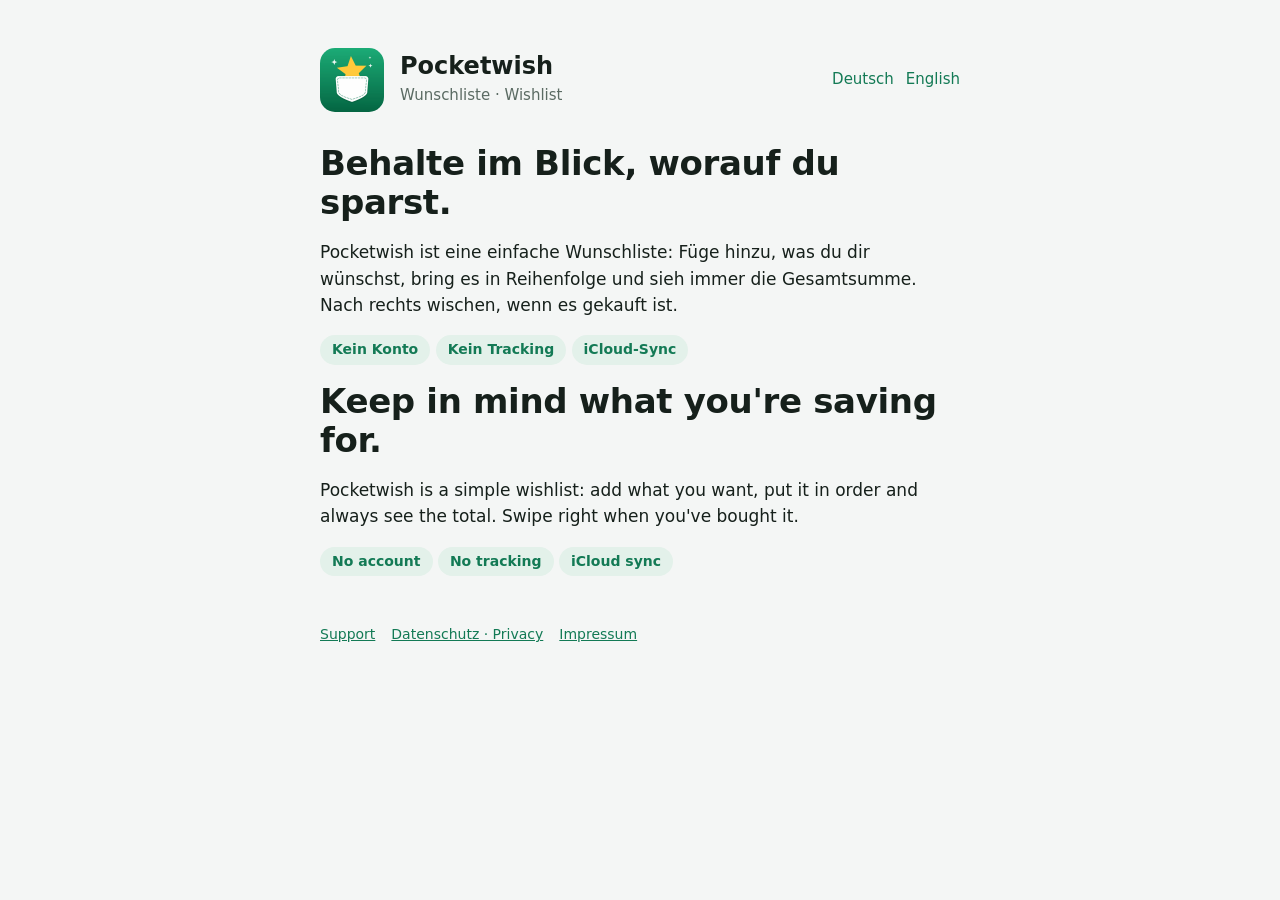
<file: index.html>
<!doctype html>
<html lang="de">
<head>
<meta charset="utf-8">
<meta name="viewport" content="width=device-width, initial-scale=1">
<title>Pocketwish – Wunschliste</title>
<meta name="description" content="Pocketwish: eine einfache Wunschliste für alles, worauf du sparst. A simple wishlist for the things you're saving up for.">
<link rel="icon" href="icon.png">
<link rel="stylesheet" href="style.css">
</head>
<body>
<main>
  <header>
    <img src="icon.png" alt="">
    <div><strong>Pocketwish</strong><span>Wunschliste · Wishlist</span></div>
    <nav class="lang"><a href="#de">Deutsch</a><a href="#en">English</a></nav>
  </header>

  <section id="de">
    <h1>Behalte im Blick, worauf du sparst.</h1>
    <p>Pocketwish ist eine einfache Wunschliste: Füge hinzu, was du dir wünschst, bring es in Reihenfolge und sieh immer die Gesamtsumme. Nach rechts wischen, wenn es gekauft ist.</p>
    <p><span class="pill">Kein Konto</span> <span class="pill">Kein Tracking</span> <span class="pill">iCloud-Sync</span></p>
  </section>

  <section id="en" lang="en">
    <h1>Keep in mind what you're saving for.</h1>
    <p>Pocketwish is a simple wishlist: add what you want, put it in order and always see the total. Swipe right when you've bought it.</p>
    <p><span class="pill">No account</span> <span class="pill">No tracking</span> <span class="pill">iCloud sync</span></p>
  </section>

  <footer>
    <a href="support.html">Support</a><a href="privacy.html">Datenschutz · Privacy</a><a href="privacy.html#impressum">Impressum</a>
  </footer>
</main>
</body>
</html>
</file>
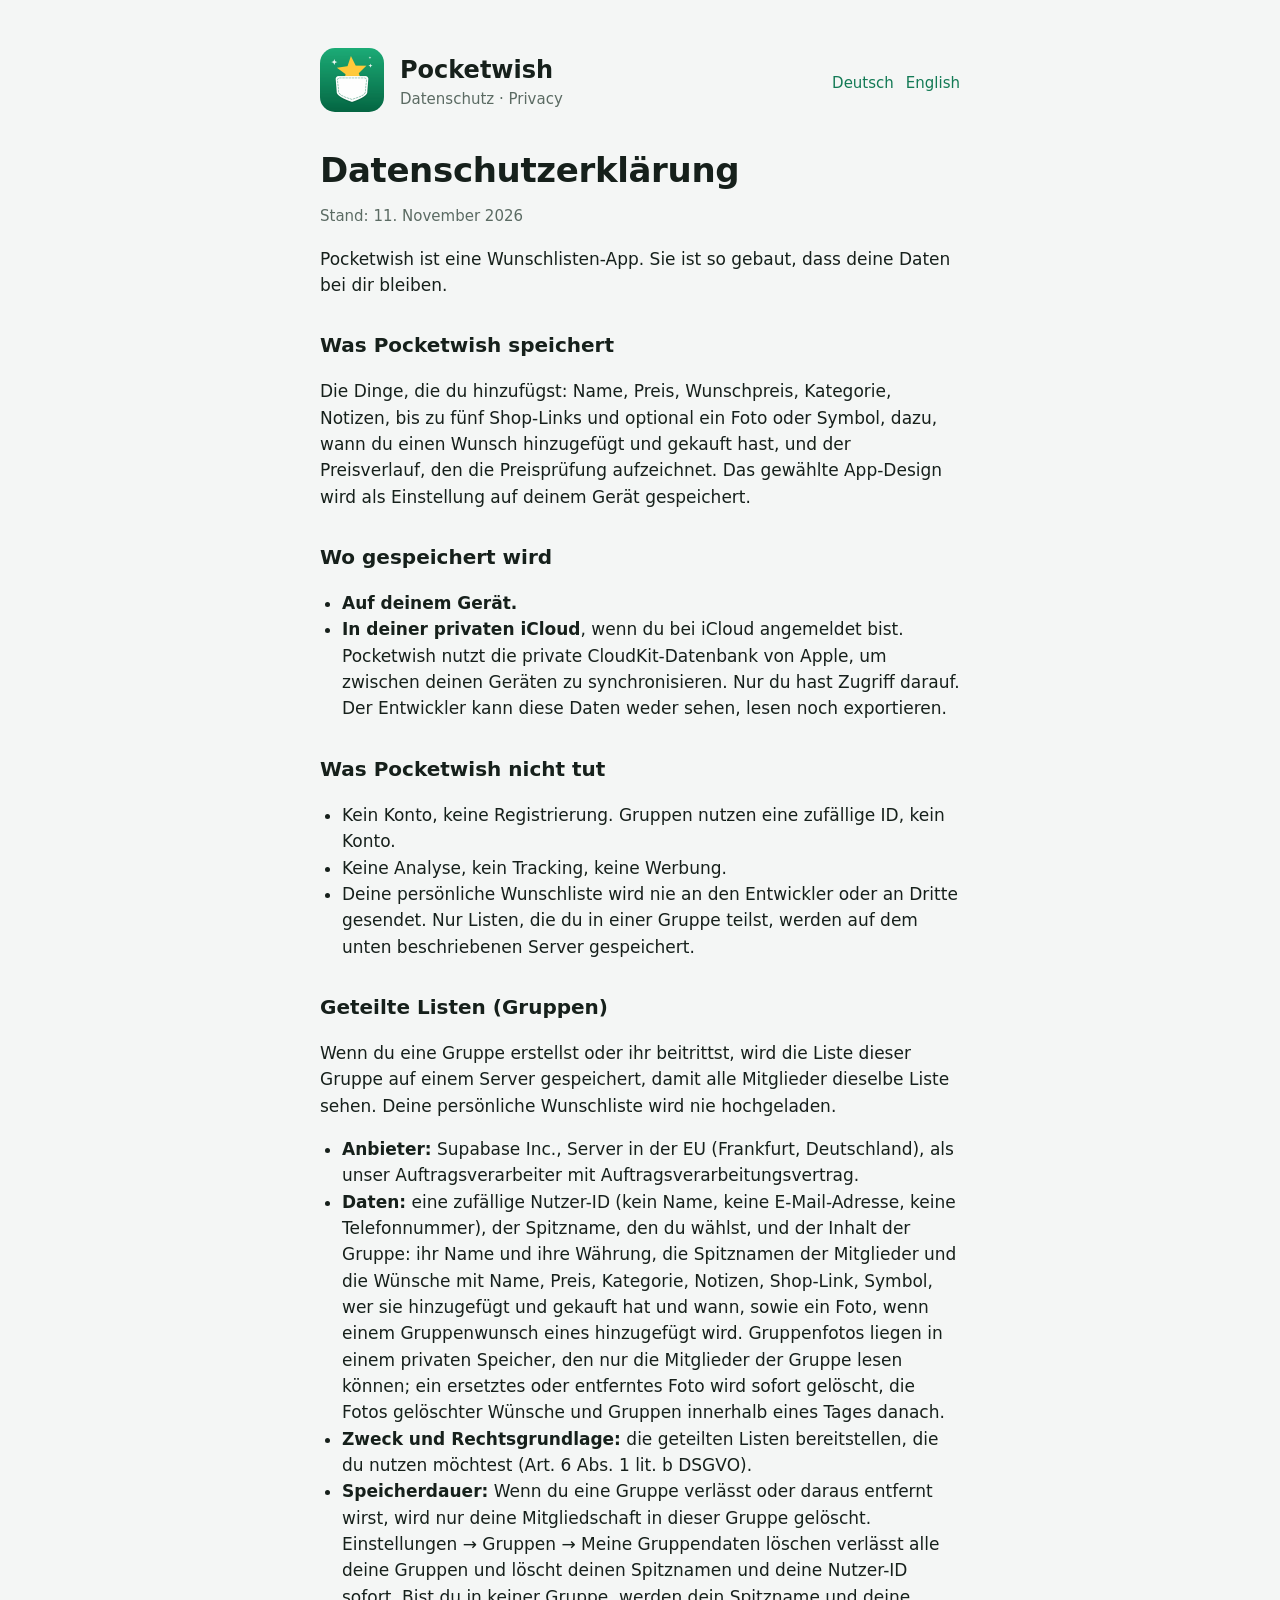
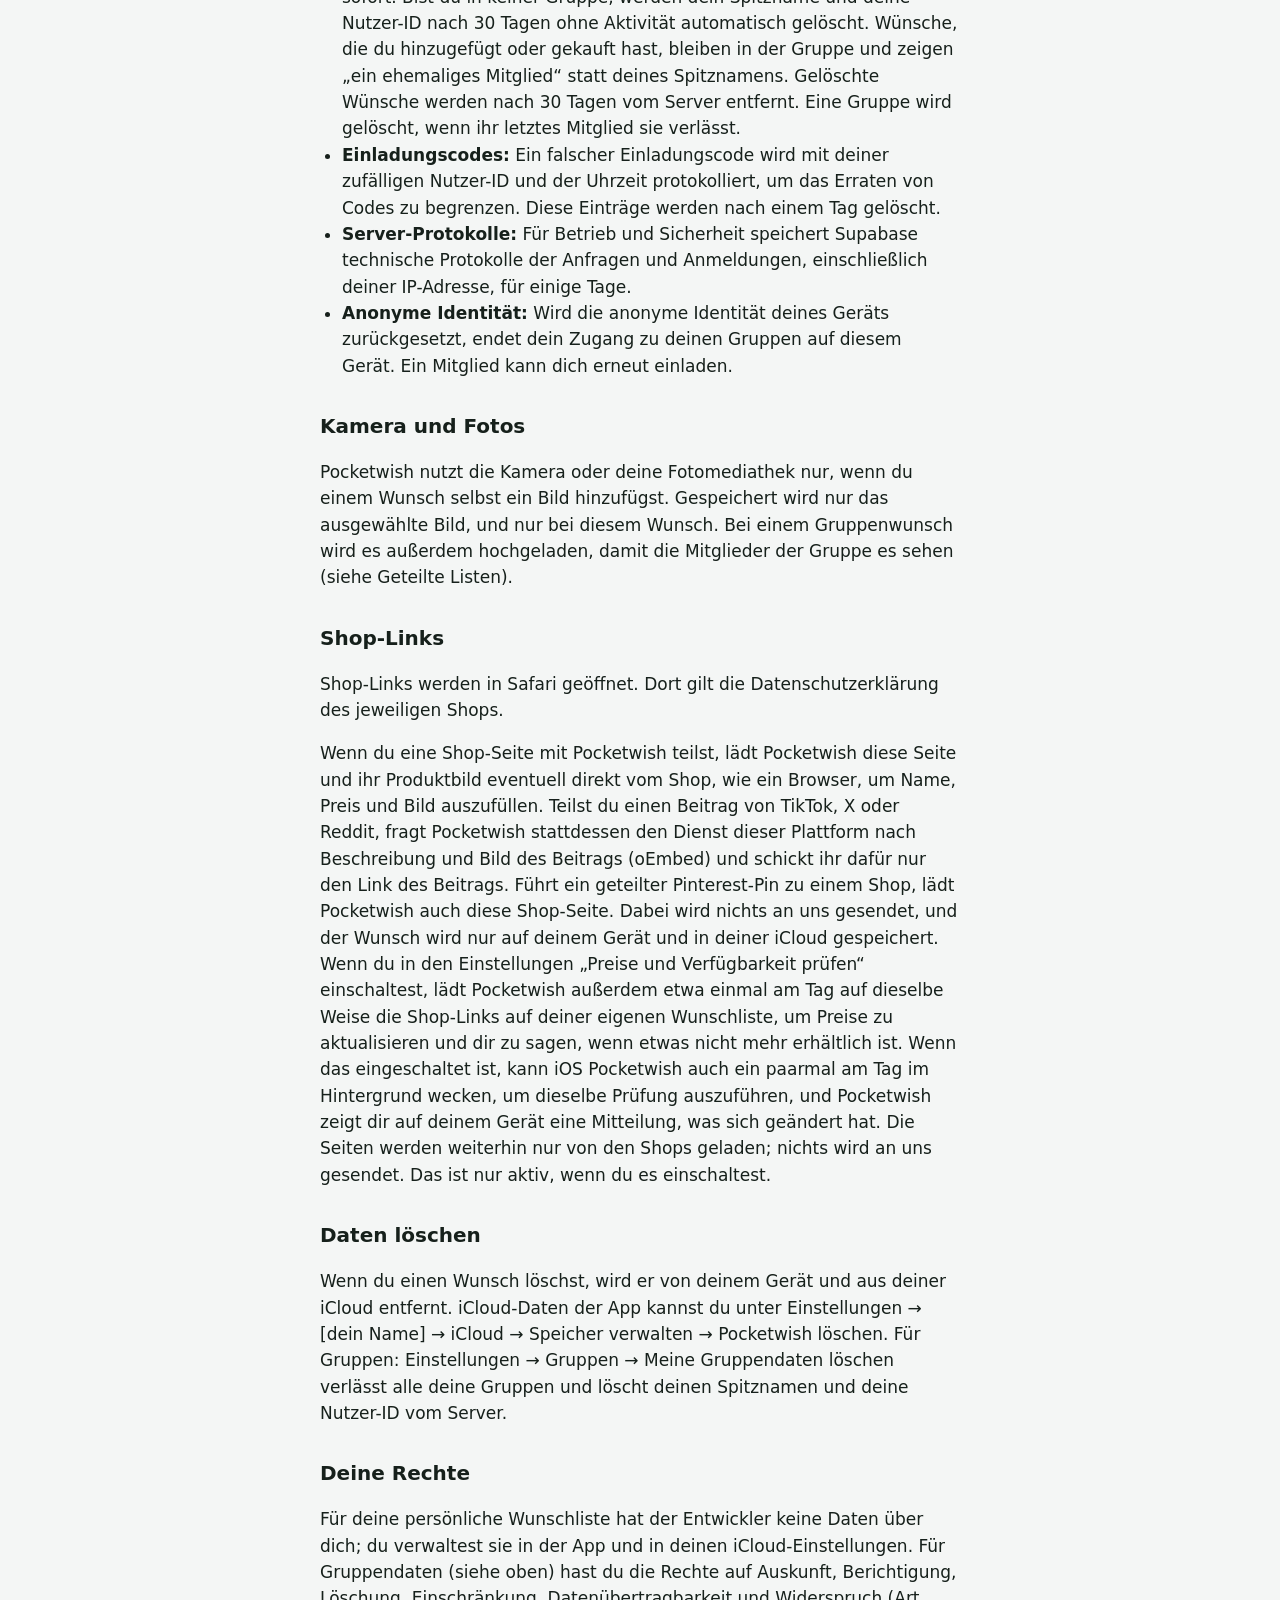
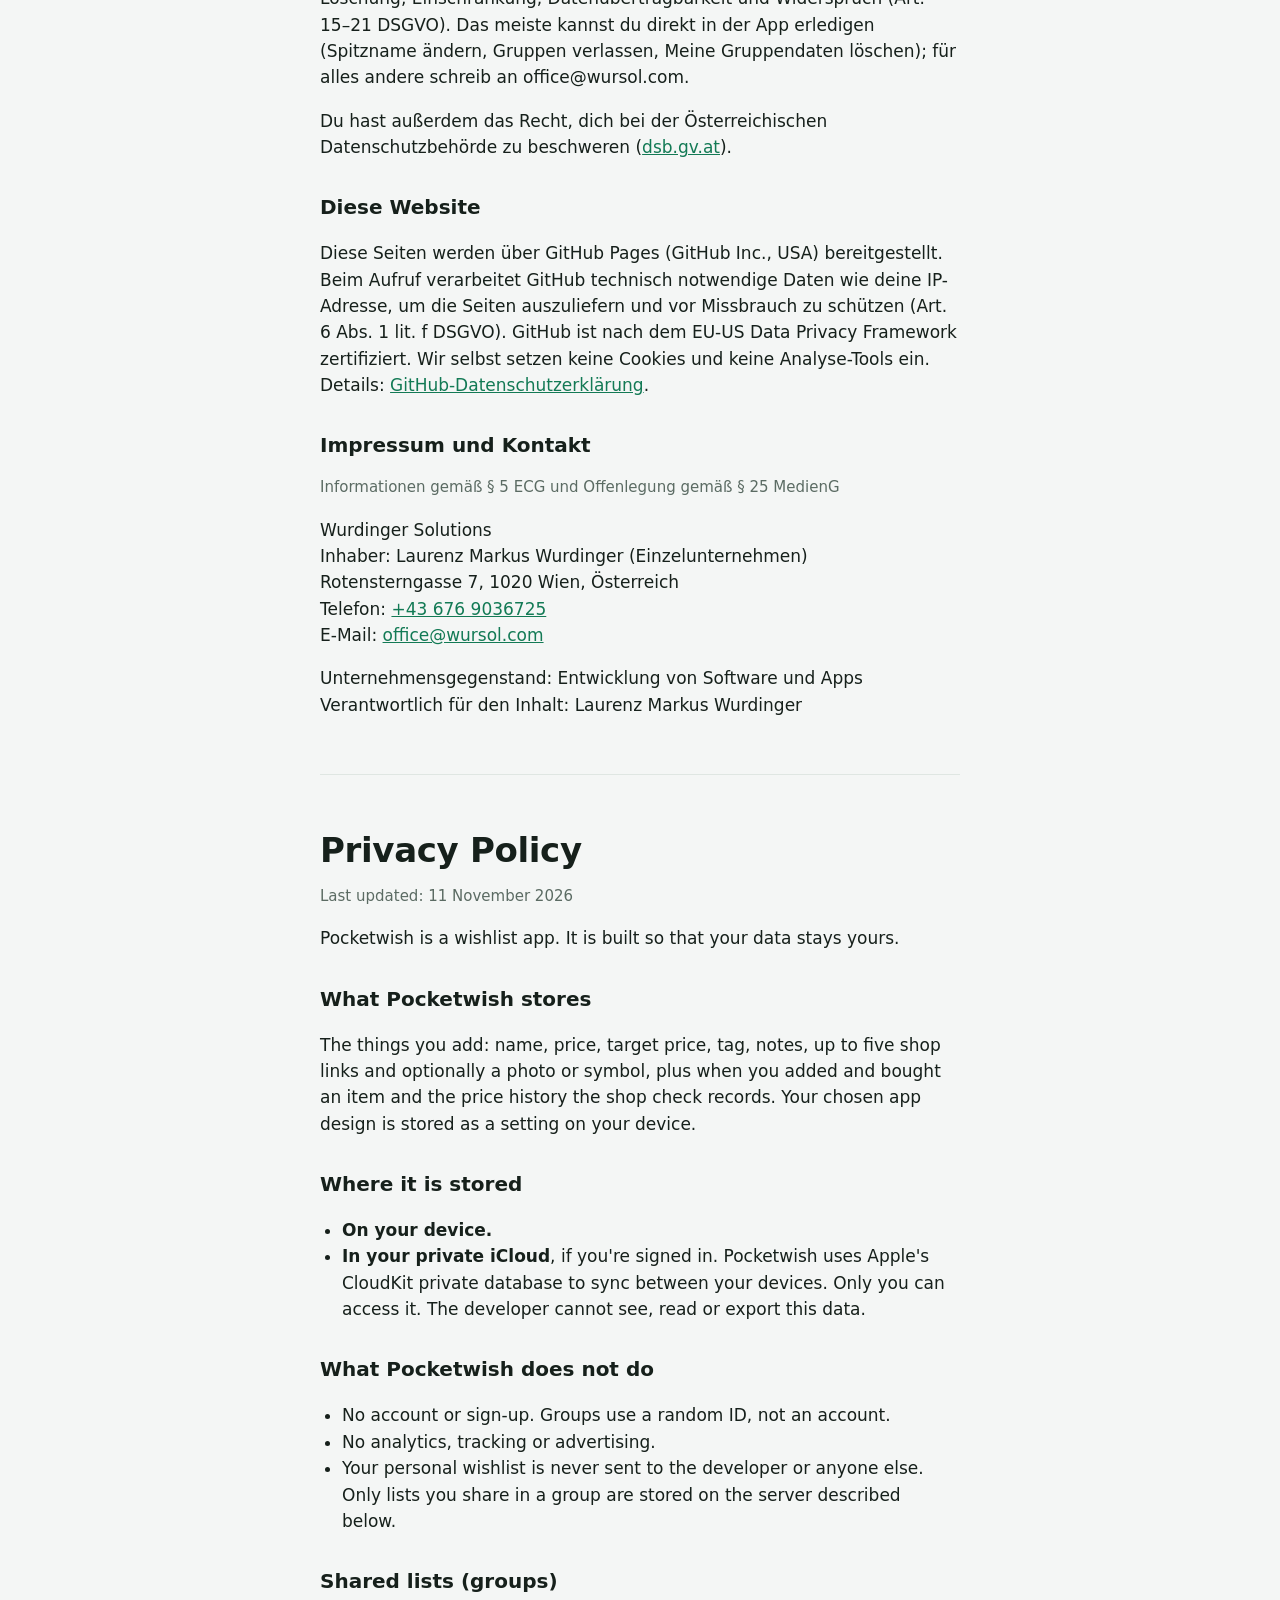
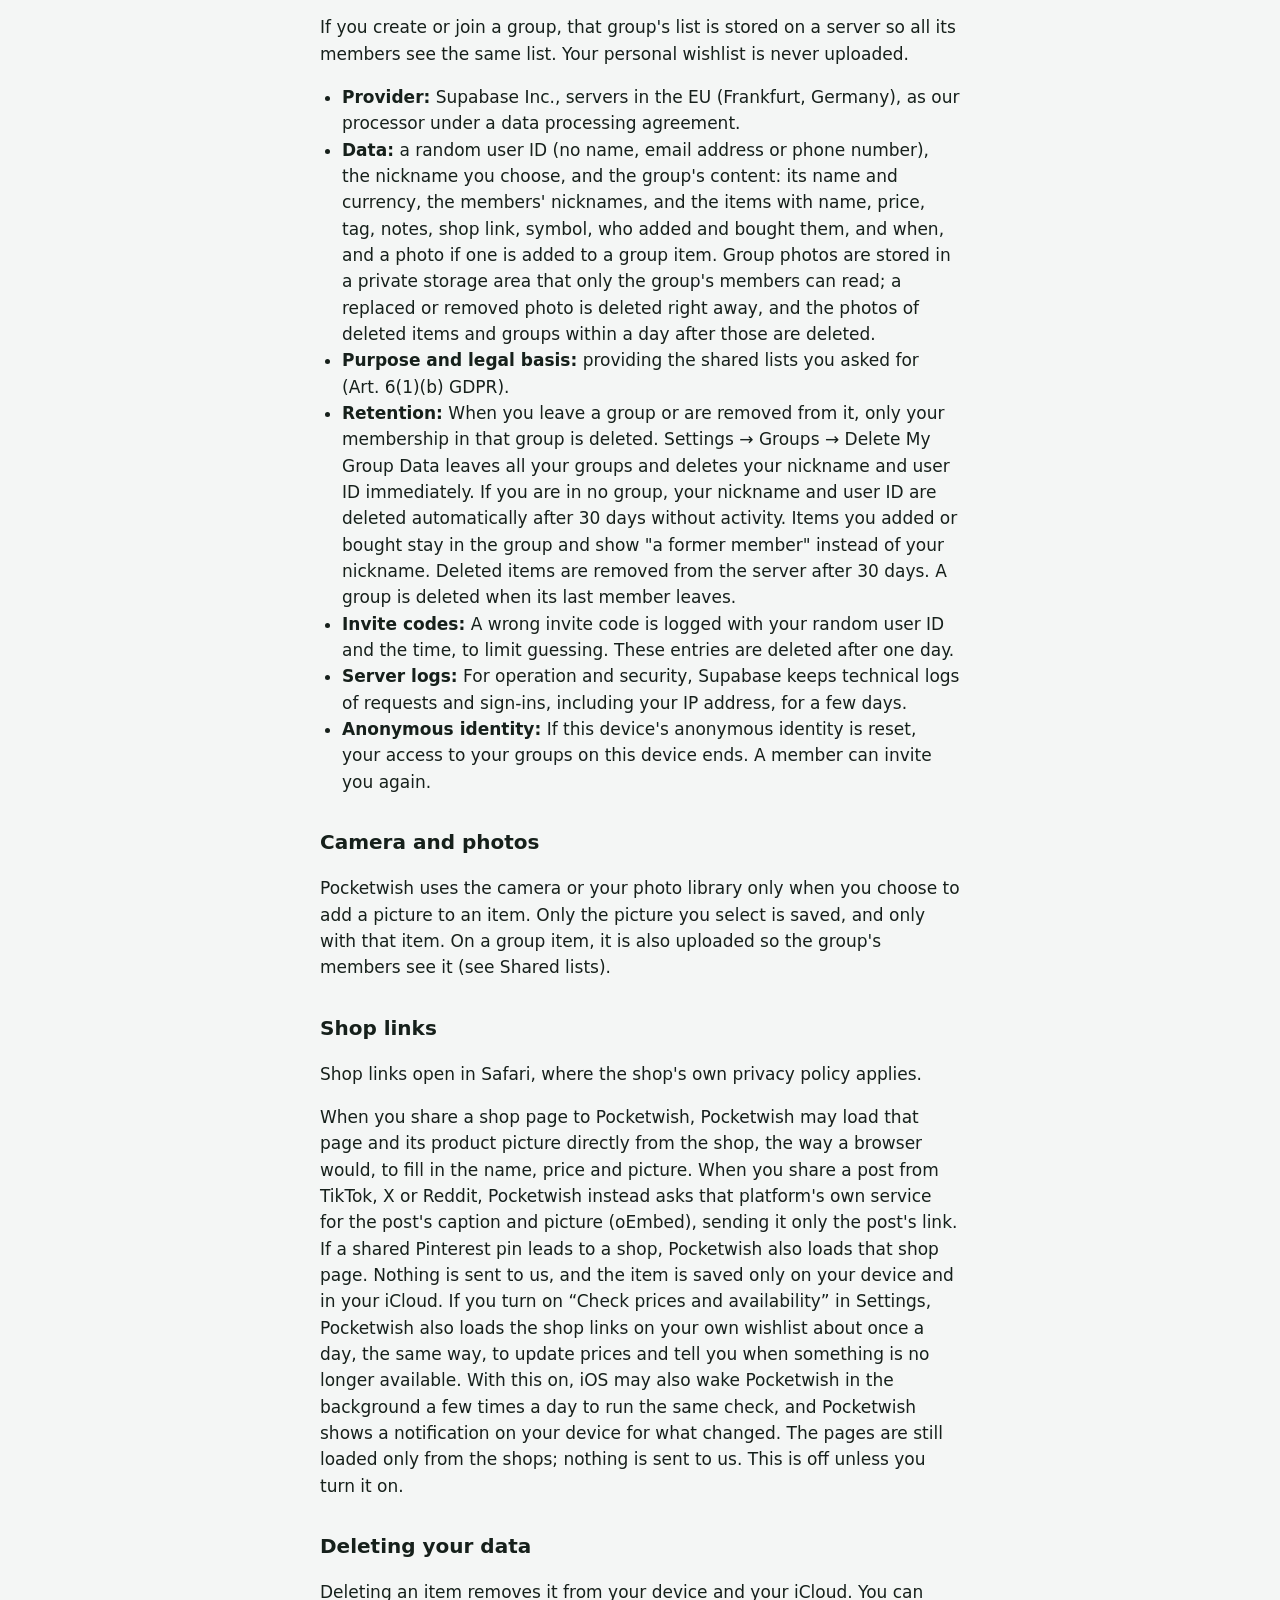
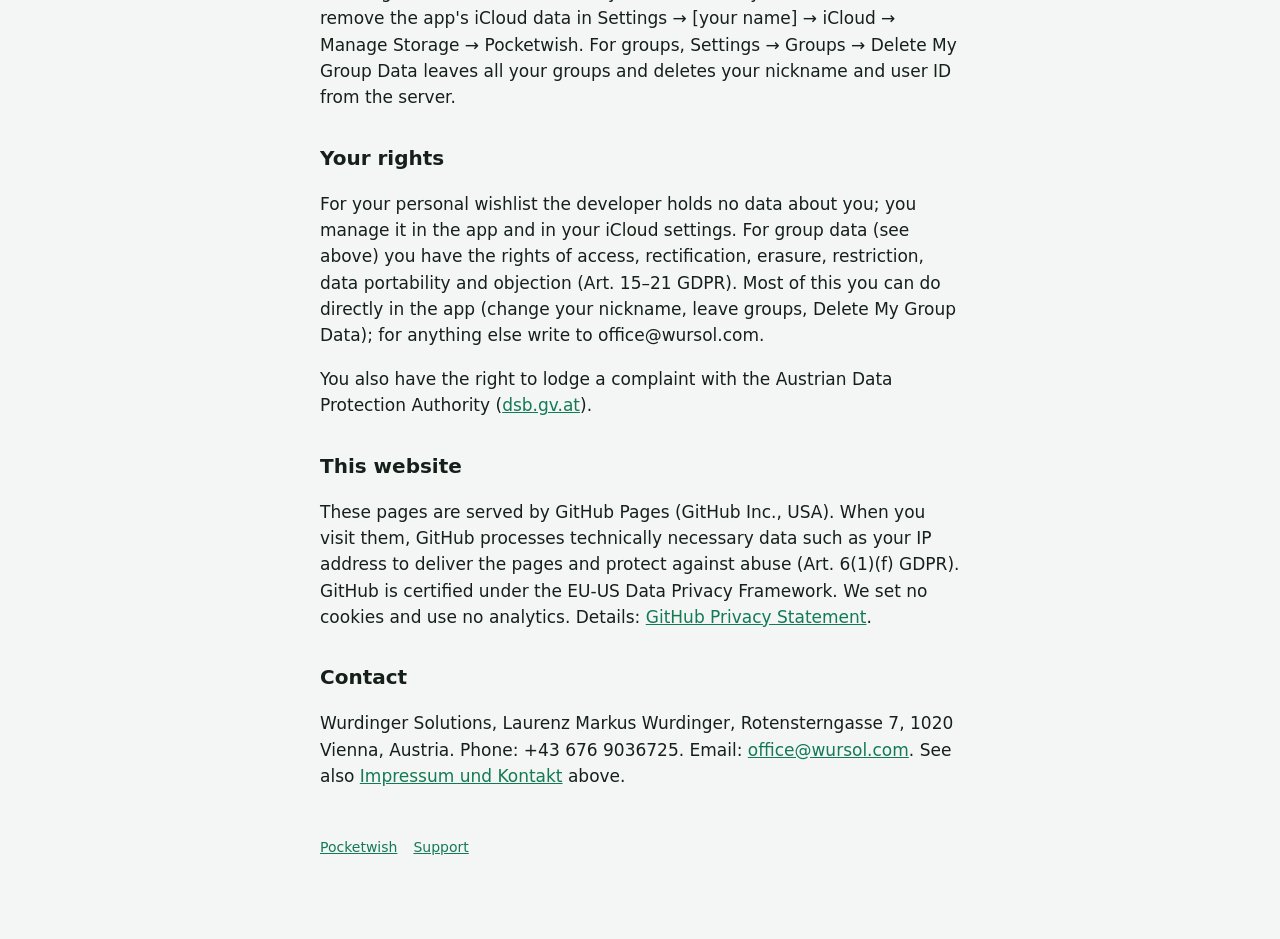
<file: privacy.html>
<!doctype html>
<html lang="de">
<head>
<meta charset="utf-8">
<meta name="viewport" content="width=device-width, initial-scale=1">
<title>Datenschutz · Privacy – Pocketwish</title>
<link rel="icon" href="icon.png">
<link rel="stylesheet" href="style.css">
</head>
<body>
<main>
  <header>
    <a href="index.html"><img src="icon.png" alt="Pocketwish"></a>
    <div><strong>Pocketwish</strong><span>Datenschutz · Privacy</span></div>
    <nav class="lang"><a href="#de">Deutsch</a><a href="#en">English</a></nav>
  </header>

  <section id="de">
    <h1>Datenschutzerklärung</h1>
    <p class="muted">Stand: 11. November 2026</p>
    <p>Pocketwish ist eine Wunschlisten-App. Sie ist so gebaut, dass deine Daten bei dir bleiben.</p>

    <h2>Was Pocketwish speichert</h2>
    <p>Die Dinge, die du hinzufügst: Name, Preis, Wunschpreis, Kategorie, Notizen, bis zu fünf Shop-Links und optional ein Foto oder Symbol, dazu, wann du einen Wunsch hinzugefügt und gekauft hast, und der Preisverlauf, den die Preisprüfung aufzeichnet. Das gewählte App-Design wird als Einstellung auf deinem Gerät gespeichert.</p>

    <h2>Wo gespeichert wird</h2>
    <ul>
      <li><strong>Auf deinem Gerät.</strong></li>
      <li><strong>In deiner privaten iCloud</strong>, wenn du bei iCloud angemeldet bist. Pocketwish nutzt die private CloudKit-Datenbank von Apple, um zwischen deinen Geräten zu synchronisieren. Nur du hast Zugriff darauf. Der Entwickler kann diese Daten weder sehen, lesen noch exportieren.</li>
    </ul>

    <h2>Was Pocketwish nicht tut</h2>
    <ul>
      <li>Kein Konto, keine Registrierung. Gruppen nutzen eine zufällige ID, kein Konto.</li>
      <li>Keine Analyse, kein Tracking, keine Werbung.</li>
      <li>Deine persönliche Wunschliste wird nie an den Entwickler oder an Dritte gesendet. Nur Listen, die du in einer Gruppe teilst, werden auf dem unten beschriebenen Server gespeichert.</li>
    </ul>

    <h2>Geteilte Listen (Gruppen)</h2>
    <p>Wenn du eine Gruppe erstellst oder ihr beitrittst, wird die Liste dieser Gruppe auf einem Server gespeichert, damit alle Mitglieder dieselbe Liste sehen. Deine persönliche Wunschliste wird nie hochgeladen.</p>
    <ul>
      <li><strong>Anbieter:</strong> Supabase Inc., Server in der EU (Frankfurt, Deutschland), als unser Auftragsverarbeiter mit Auftragsverarbeitungsvertrag.</li>
      <li><strong>Daten:</strong> eine zufällige Nutzer-ID (kein Name, keine E-Mail-Adresse, keine Telefonnummer), der Spitzname, den du wählst, und der Inhalt der Gruppe: ihr Name und ihre Währung, die Spitznamen der Mitglieder und die Wünsche mit Name, Preis, Kategorie, Notizen, Shop-Link, Symbol, wer sie hinzugefügt und gekauft hat und wann, sowie ein Foto, wenn einem Gruppenwunsch eines hinzugefügt wird. Gruppenfotos liegen in einem privaten Speicher, den nur die Mitglieder der Gruppe lesen können; ein ersetztes oder entferntes Foto wird sofort gelöscht, die Fotos gelöschter Wünsche und Gruppen innerhalb eines Tages danach.</li>
      <li><strong>Zweck und Rechtsgrundlage:</strong> die geteilten Listen bereitstellen, die du nutzen möchtest (Art. 6 Abs. 1 lit. b DSGVO).</li>
      <li><strong>Speicherdauer:</strong> Wenn du eine Gruppe verlässt oder daraus entfernt wirst, wird nur deine Mitgliedschaft in dieser Gruppe gelöscht. Einstellungen → Gruppen → Meine Gruppendaten löschen verlässt alle deine Gruppen und löscht deinen Spitznamen und deine Nutzer-ID sofort. Bist du in keiner Gruppe, werden dein Spitzname und deine Nutzer-ID nach 30 Tagen ohne Aktivität automatisch gelöscht. Wünsche, die du hinzugefügt oder gekauft hast, bleiben in der Gruppe und zeigen „ein ehemaliges Mitglied“ statt deines Spitznamens. Gelöschte Wünsche werden nach 30 Tagen vom Server entfernt. Eine Gruppe wird gelöscht, wenn ihr letztes Mitglied sie verlässt.</li>
      <li><strong>Einladungscodes:</strong> Ein falscher Einladungscode wird mit deiner zufälligen Nutzer-ID und der Uhrzeit protokolliert, um das Erraten von Codes zu begrenzen. Diese Einträge werden nach einem Tag gelöscht.</li>
      <li><strong>Server-Protokolle:</strong> Für Betrieb und Sicherheit speichert Supabase technische Protokolle der Anfragen und Anmeldungen, einschließlich deiner IP-Adresse, für einige Tage.</li>
      <li><strong>Anonyme Identität:</strong> Wird die anonyme Identität deines Geräts zurückgesetzt, endet dein Zugang zu deinen Gruppen auf diesem Gerät. Ein Mitglied kann dich erneut einladen.</li>
    </ul>

    <h2>Kamera und Fotos</h2>
    <p>Pocketwish nutzt die Kamera oder deine Fotomediathek nur, wenn du einem Wunsch selbst ein Bild hinzufügst. Gespeichert wird nur das ausgewählte Bild, und nur bei diesem Wunsch. Bei einem Gruppenwunsch wird es außerdem hochgeladen, damit die Mitglieder der Gruppe es sehen (siehe Geteilte Listen).</p>

    <h2>Shop-Links</h2>
    <p>Shop-Links werden in Safari geöffnet. Dort gilt die Datenschutzerklärung des jeweiligen Shops.</p>
    <p>Wenn du eine Shop-Seite mit Pocketwish teilst, lädt Pocketwish diese Seite und ihr Produktbild eventuell direkt vom Shop, wie ein Browser, um Name, Preis und Bild auszufüllen. Teilst du einen Beitrag von TikTok, X oder Reddit, fragt Pocketwish stattdessen den Dienst dieser Plattform nach Beschreibung und Bild des Beitrags (oEmbed) und schickt ihr dafür nur den Link des Beitrags. Führt ein geteilter Pinterest-Pin zu einem Shop, lädt Pocketwish auch diese Shop-Seite. Dabei wird nichts an uns gesendet, und der Wunsch wird nur auf deinem Gerät und in deiner iCloud gespeichert. Wenn du in den Einstellungen „Preise und Verfügbarkeit prüfen“ einschaltest, lädt Pocketwish außerdem etwa einmal am Tag auf dieselbe Weise die Shop-Links auf deiner eigenen Wunschliste, um Preise zu aktualisieren und dir zu sagen, wenn etwas nicht mehr erhältlich ist. Wenn das eingeschaltet ist, kann iOS Pocketwish auch ein paarmal am Tag im Hintergrund wecken, um dieselbe Prüfung auszuführen, und Pocketwish zeigt dir auf deinem Gerät eine Mitteilung, was sich geändert hat. Die Seiten werden weiterhin nur von den Shops geladen; nichts wird an uns gesendet. Das ist nur aktiv, wenn du es einschaltest.</p>

    <h2>Daten löschen</h2>
    <p>Wenn du einen Wunsch löschst, wird er von deinem Gerät und aus deiner iCloud entfernt. iCloud-Daten der App kannst du unter Einstellungen → [dein Name] → iCloud → Speicher verwalten → Pocketwish löschen. Für Gruppen: Einstellungen → Gruppen → Meine Gruppendaten löschen verlässt alle deine Gruppen und löscht deinen Spitznamen und deine Nutzer-ID vom Server.</p>

    <h2>Deine Rechte</h2>
    <p>Für deine persönliche Wunschliste hat der Entwickler keine Daten über dich; du verwaltest sie in der App und in deinen iCloud-Einstellungen. Für Gruppendaten (siehe oben) hast du die Rechte auf Auskunft, Berichtigung, Löschung, Einschränkung, Datenübertragbarkeit und Widerspruch (Art. 15–21 DSGVO). Das meiste kannst du direkt in der App erledigen (Spitzname ändern, Gruppen verlassen, Meine Gruppendaten löschen); für alles andere schreib an office@wursol.com.</p>

    <p>Du hast außerdem das Recht, dich bei der Österreichischen Datenschutzbehörde zu beschweren (<a href="https://www.dsb.gv.at">dsb.gv.at</a>).</p>

    <h2>Diese Website</h2>
    <p>Diese Seiten werden über GitHub Pages (GitHub Inc., USA) bereitgestellt. Beim Aufruf verarbeitet GitHub technisch notwendige Daten wie deine IP-Adresse, um die Seiten auszuliefern und vor Missbrauch zu schützen (Art. 6 Abs. 1 lit. f DSGVO). GitHub ist nach dem EU-US Data Privacy Framework zertifiziert. Wir selbst setzen keine Cookies und keine Analyse-Tools ein. Details: <a href="https://docs.github.com/site-policy/privacy-policies/github-general-privacy-statement">GitHub-Datenschutzerklärung</a>.</p>

    <h2 id="impressum">Impressum und Kontakt</h2>
    <p class="muted">Informationen gemäß § 5 ECG und Offenlegung gemäß § 25 MedienG</p>
    <p>
      Wurdinger Solutions<br>
      Inhaber: Laurenz Markus Wurdinger (Einzelunternehmen)<br>
      Rotensterngasse 7, 1020 Wien, Österreich<br>
      Telefon: <a href="tel:+436769036725">+43 676 9036725</a><br>
      E-Mail: <a href="mailto:office@wursol.com">office@wursol.com</a>
    </p>
    <p>
      Unternehmensgegenstand: Entwicklung von Software und Apps<br>
      <!-- TODO later: UID-Nummer, Gewerbebehörde, Kammerzugehörigkeit (see docs/release/release-checklist.md) -->
      Verantwortlich für den Inhalt: Laurenz Markus Wurdinger
    </p>
  </section>

  <hr>

  <section id="en" lang="en">
    <h1>Privacy Policy</h1>
    <p class="muted">Last updated: 11 November 2026</p>
    <p>Pocketwish is a wishlist app. It is built so that your data stays yours.</p>

    <h2>What Pocketwish stores</h2>
    <p>The things you add: name, price, target price, tag, notes, up to five shop links and optionally a photo or symbol, plus when you added and bought an item and the price history the shop check records. Your chosen app design is stored as a setting on your device.</p>

    <h2>Where it is stored</h2>
    <ul>
      <li><strong>On your device.</strong></li>
      <li><strong>In your private iCloud</strong>, if you're signed in. Pocketwish uses Apple's CloudKit private database to sync between your devices. Only you can access it. The developer cannot see, read or export this data.</li>
    </ul>

    <h2>What Pocketwish does not do</h2>
    <ul>
      <li>No account or sign-up. Groups use a random ID, not an account.</li>
      <li>No analytics, tracking or advertising.</li>
      <li>Your personal wishlist is never sent to the developer or anyone else. Only lists you share in a group are stored on the server described below.</li>
    </ul>

    <h2>Shared lists (groups)</h2>
    <p>If you create or join a group, that group's list is stored on a server so all its members see the same list. Your personal wishlist is never uploaded.</p>
    <ul>
      <li><strong>Provider:</strong> Supabase Inc., servers in the EU (Frankfurt, Germany), as our processor under a data processing agreement.</li>
      <li><strong>Data:</strong> a random user ID (no name, email address or phone number), the nickname you choose, and the group's content: its name and currency, the members' nicknames, and the items with name, price, tag, notes, shop link, symbol, who added and bought them, and when, and a photo if one is added to a group item. Group photos are stored in a private storage area that only the group's members can read; a replaced or removed photo is deleted right away, and the photos of deleted items and groups within a day after those are deleted.</li>
      <li><strong>Purpose and legal basis:</strong> providing the shared lists you asked for (Art. 6(1)(b) GDPR).</li>
      <li><strong>Retention:</strong> When you leave a group or are removed from it, only your membership in that group is deleted. Settings → Groups → Delete My Group Data leaves all your groups and deletes your nickname and user ID immediately. If you are in no group, your nickname and user ID are deleted automatically after 30 days without activity. Items you added or bought stay in the group and show "a former member" instead of your nickname. Deleted items are removed from the server after 30 days. A group is deleted when its last member leaves.</li>
      <li><strong>Invite codes:</strong> A wrong invite code is logged with your random user ID and the time, to limit guessing. These entries are deleted after one day.</li>
      <li><strong>Server logs:</strong> For operation and security, Supabase keeps technical logs of requests and sign-ins, including your IP address, for a few days.</li>
      <li><strong>Anonymous identity:</strong> If this device's anonymous identity is reset, your access to your groups on this device ends. A member can invite you again.</li>
    </ul>

    <h2>Camera and photos</h2>
    <p>Pocketwish uses the camera or your photo library only when you choose to add a picture to an item. Only the picture you select is saved, and only with that item. On a group item, it is also uploaded so the group's members see it (see Shared lists).</p>

    <h2>Shop links</h2>
    <p>Shop links open in Safari, where the shop's own privacy policy applies.</p>
    <p>When you share a shop page to Pocketwish, Pocketwish may load that page and its product picture directly from the shop, the way a browser would, to fill in the name, price and picture. When you share a post from TikTok, X or Reddit, Pocketwish instead asks that platform's own service for the post's caption and picture (oEmbed), sending it only the post's link. If a shared Pinterest pin leads to a shop, Pocketwish also loads that shop page. Nothing is sent to us, and the item is saved only on your device and in your iCloud. If you turn on “Check prices and availability” in Settings, Pocketwish also loads the shop links on your own wishlist about once a day, the same way, to update prices and tell you when something is no longer available. With this on, iOS may also wake Pocketwish in the background a few times a day to run the same check, and Pocketwish shows a notification on your device for what changed. The pages are still loaded only from the shops; nothing is sent to us. This is off unless you turn it on.</p>

    <h2>Deleting your data</h2>
    <p>Deleting an item removes it from your device and your iCloud. You can remove the app's iCloud data in Settings → [your name] → iCloud → Manage Storage → Pocketwish. For groups, Settings → Groups → Delete My Group Data leaves all your groups and deletes your nickname and user ID from the server.</p>

    <h2>Your rights</h2>
    <p>For your personal wishlist the developer holds no data about you; you manage it in the app and in your iCloud settings. For group data (see above) you have the rights of access, rectification, erasure, restriction, data portability and objection (Art. 15–21 GDPR). Most of this you can do directly in the app (change your nickname, leave groups, Delete My Group Data); for anything else write to office@wursol.com.</p>
    <p>You also have the right to lodge a complaint with the Austrian Data Protection Authority (<a href="https://www.dsb.gv.at">dsb.gv.at</a>).</p>

    <h2>This website</h2>
    <p>These pages are served by GitHub Pages (GitHub Inc., USA). When you visit them, GitHub processes technically necessary data such as your IP address to deliver the pages and protect against abuse (Art. 6(1)(f) GDPR). GitHub is certified under the EU-US Data Privacy Framework. We set no cookies and use no analytics. Details: <a href="https://docs.github.com/site-policy/privacy-policies/github-general-privacy-statement">GitHub Privacy Statement</a>.</p>

    <h2>Contact</h2>
    <p>Wurdinger Solutions, Laurenz Markus Wurdinger, Rotensterngasse 7, 1020 Vienna, Austria. Phone: +43 676 9036725. Email: <a href="mailto:office@wursol.com">office@wursol.com</a>. See also <a href="#impressum">Impressum und Kontakt</a> above.</p>
  </section>

  <footer>
    <a href="index.html">Pocketwish</a><a href="support.html">Support</a>
  </footer>
</main>
</body>
</html>
</file>
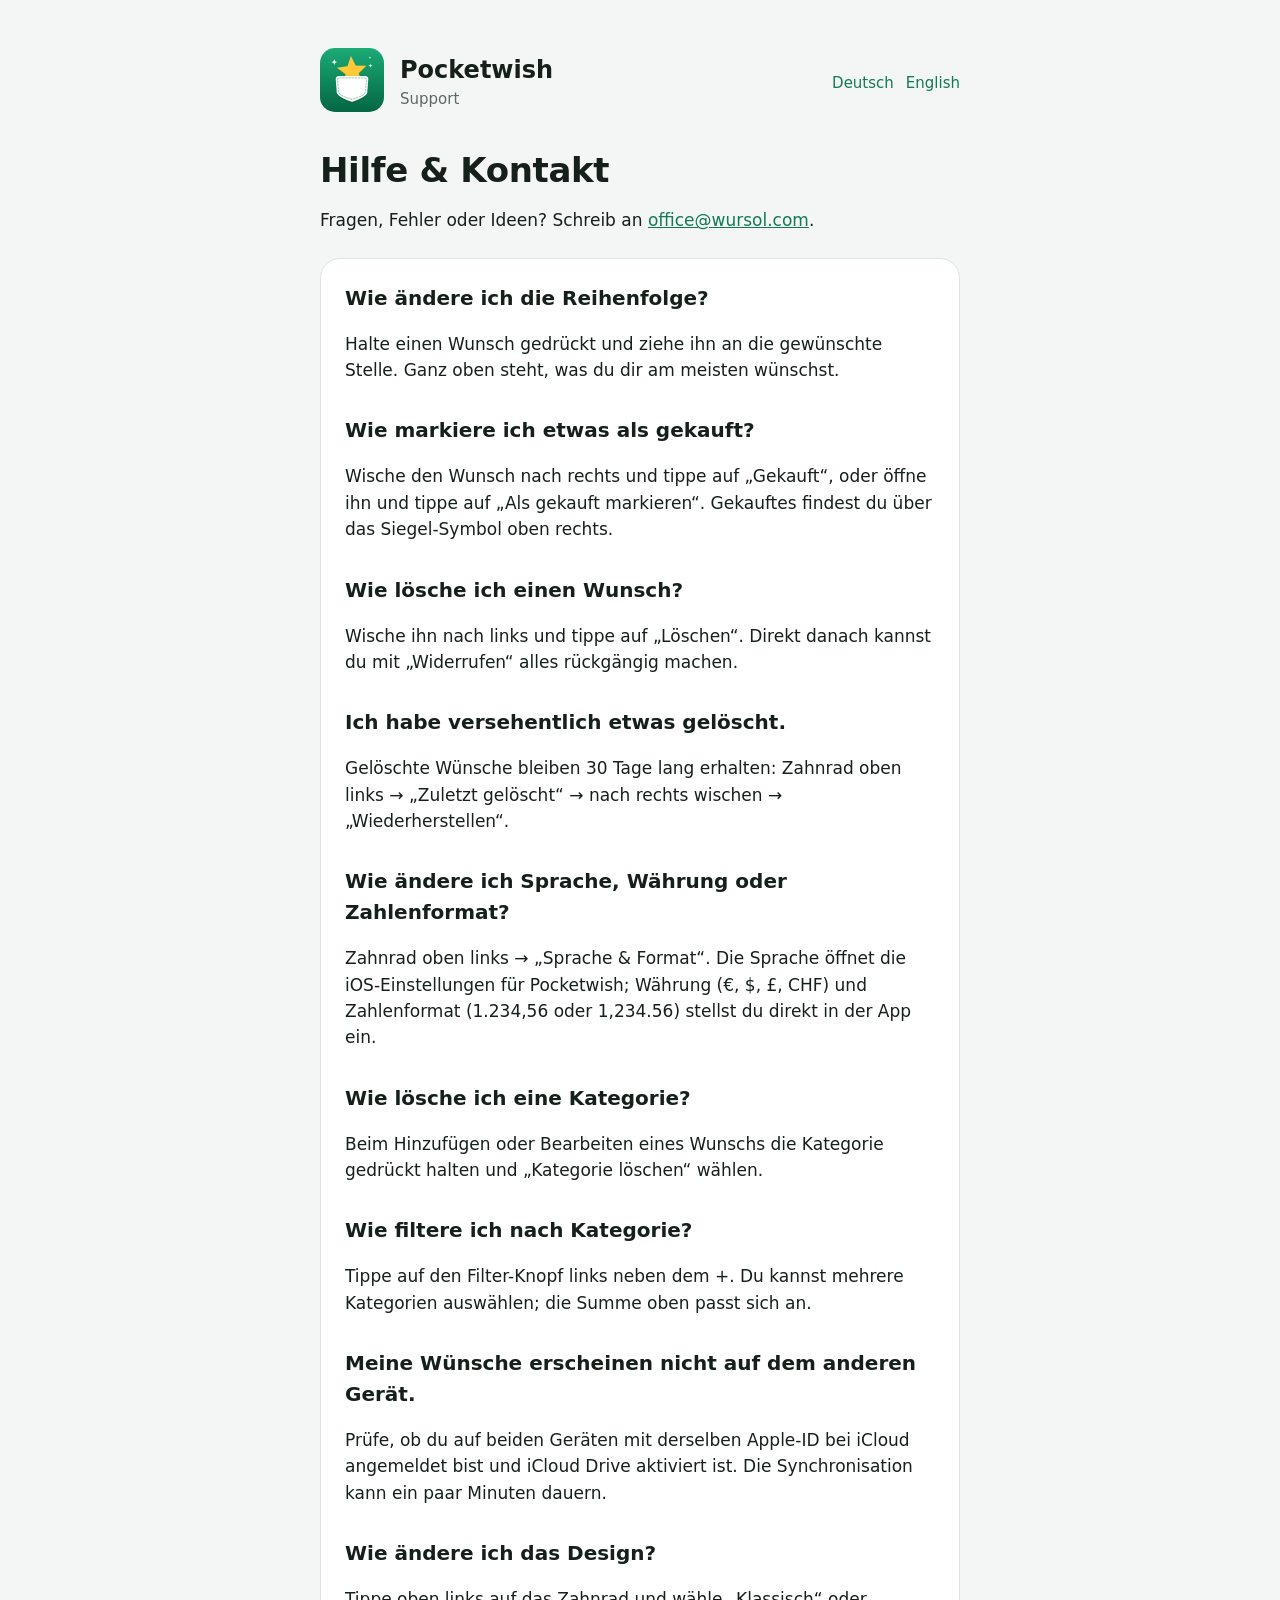
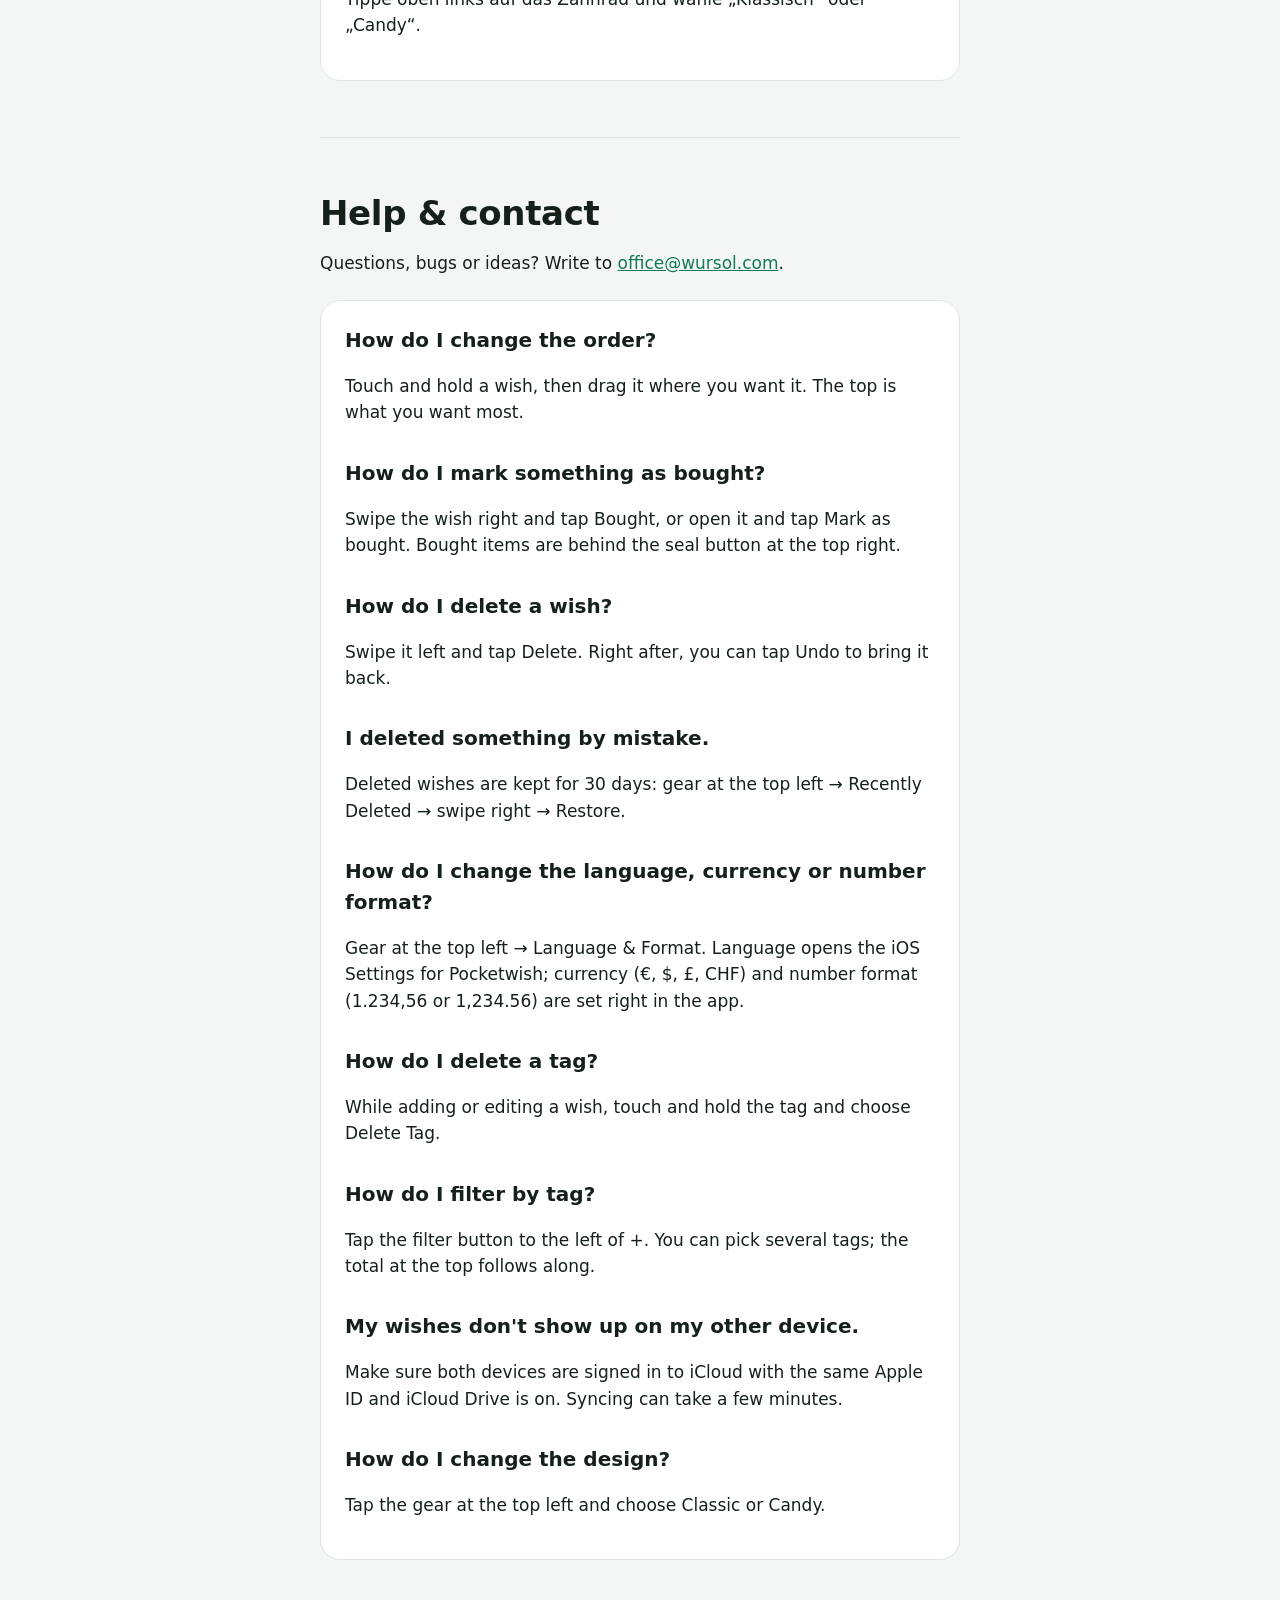
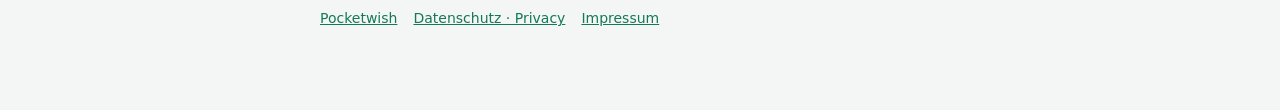
<file: support.html>
<!doctype html>
<html lang="de">
<head>
<meta charset="utf-8">
<meta name="viewport" content="width=device-width, initial-scale=1">
<title>Support – Pocketwish</title>
<link rel="icon" href="icon.png">
<link rel="stylesheet" href="style.css">
</head>
<body>
<main>
  <header>
    <a href="index.html"><img src="icon.png" alt="Pocketwish"></a>
    <div><strong>Pocketwish</strong><span>Support</span></div>
    <nav class="lang"><a href="#de">Deutsch</a><a href="#en">English</a></nav>
  </header>

  <section id="de">
    <h1>Hilfe &amp; Kontakt</h1>
    <p>Fragen, Fehler oder Ideen? Schreib an <a href="mailto:office@wursol.com">office@wursol.com</a>.</p>

    <section class="card">
      <h2>Wie ändere ich die Reihenfolge?</h2>
      <p>Halte einen Wunsch gedrückt und ziehe ihn an die gewünschte Stelle. Ganz oben steht, was du dir am meisten wünschst.</p>
      <h2>Wie markiere ich etwas als gekauft?</h2>
      <p>Wische den Wunsch nach rechts und tippe auf „Gekauft“, oder öffne ihn und tippe auf „Als gekauft markieren“. Gekauftes findest du über das Siegel-Symbol oben rechts.</p>
      <h2>Wie lösche ich einen Wunsch?</h2>
      <p>Wische ihn nach links und tippe auf „Löschen“. Direkt danach kannst du mit „Widerrufen“ alles rückgängig machen.</p>
      <h2>Ich habe versehentlich etwas gelöscht.</h2>
      <p>Gelöschte Wünsche bleiben 30 Tage lang erhalten: Zahnrad oben links → „Zuletzt gelöscht“ → nach rechts wischen → „Wiederherstellen“.</p>
      <h2>Wie ändere ich Sprache, Währung oder Zahlenformat?</h2>
      <p>Zahnrad oben links → „Sprache &amp; Format“. Die Sprache öffnet die iOS-Einstellungen für Pocketwish; Währung (€, $, £, CHF) und Zahlenformat (1.234,56 oder 1,234.56) stellst du direkt in der App ein.</p>
      <h2>Wie lösche ich eine Kategorie?</h2>
      <p>Beim Hinzufügen oder Bearbeiten eines Wunschs die Kategorie gedrückt halten und „Kategorie löschen“ wählen.</p>
      <h2>Wie filtere ich nach Kategorie?</h2>
      <p>Tippe auf den Filter-Knopf links neben dem +. Du kannst mehrere Kategorien auswählen; die Summe oben passt sich an.</p>
      <h2>Meine Wünsche erscheinen nicht auf dem anderen Gerät.</h2>
      <p>Prüfe, ob du auf beiden Geräten mit derselben Apple-ID bei iCloud angemeldet bist und iCloud Drive aktiviert ist. Die Synchronisation kann ein paar Minuten dauern.</p>
      <h2>Wie ändere ich das Design?</h2>
      <p>Tippe oben links auf das Zahnrad und wähle „Klassisch“ oder „Candy“.</p>
    </section>
  </section>

  <hr>

  <section id="en" lang="en">
    <h1>Help &amp; contact</h1>
    <p>Questions, bugs or ideas? Write to <a href="mailto:office@wursol.com">office@wursol.com</a>.</p>

    <section class="card">
      <h2>How do I change the order?</h2>
      <p>Touch and hold a wish, then drag it where you want it. The top is what you want most.</p>
      <h2>How do I mark something as bought?</h2>
      <p>Swipe the wish right and tap Bought, or open it and tap Mark as bought. Bought items are behind the seal button at the top right.</p>
      <h2>How do I delete a wish?</h2>
      <p>Swipe it left and tap Delete. Right after, you can tap Undo to bring it back.</p>
      <h2>I deleted something by mistake.</h2>
      <p>Deleted wishes are kept for 30 days: gear at the top left → Recently Deleted → swipe right → Restore.</p>
      <h2>How do I change the language, currency or number format?</h2>
      <p>Gear at the top left → Language &amp; Format. Language opens the iOS Settings for Pocketwish; currency (€, $, £, CHF) and number format (1.234,56 or 1,234.56) are set right in the app.</p>
      <h2>How do I delete a tag?</h2>
      <p>While adding or editing a wish, touch and hold the tag and choose Delete Tag.</p>
      <h2>How do I filter by tag?</h2>
      <p>Tap the filter button to the left of +. You can pick several tags; the total at the top follows along.</p>
      <h2>My wishes don't show up on my other device.</h2>
      <p>Make sure both devices are signed in to iCloud with the same Apple ID and iCloud Drive is on. Syncing can take a few minutes.</p>
      <h2>How do I change the design?</h2>
      <p>Tap the gear at the top left and choose Classic or Candy.</p>
    </section>
  </section>

  <footer>
    <a href="index.html">Pocketwish</a><a href="privacy.html">Datenschutz · Privacy</a><a href="privacy.html#impressum">Impressum</a>
  </footer>
</main>
</body>
</html>
</file>
<file: style.css>
:root {
  --bg: #f4f6f5; --card: #ffffff; --text: #16201b; --muted: #5b6b63;
  --accent: #137a55; --accent-soft: #e3f1ea; --line: #dfe6e2;
  color-scheme: light dark;
}
@media (prefers-color-scheme: dark) {
  :root { --bg: #0c1210; --card: #151d19; --text: #e9f0ec; --muted: #9db0a6;
          --accent: #4ac787; --accent-soft: #173226; --line: #24302a; }
}
* { box-sizing: border-box; }
body { margin: 0; background: var(--bg); color: var(--text);
       font: 17px/1.55 -apple-system, BlinkMacSystemFont, "SF Pro Text", system-ui, sans-serif; }
main { max-width: 680px; margin: 0 auto; padding: 48px 20px 80px; }
header { display: flex; align-items: center; gap: 16px; margin-bottom: 32px; }
header img { width: 64px; height: 64px; border-radius: 15px; }
header a { color: inherit; text-decoration: none; }
header strong { font: 700 24px/1.2 ui-rounded, -apple-system, system-ui, sans-serif; display: block; }
header span { color: var(--muted); font-size: 15px; }
nav.lang { margin-left: auto; font-size: 15px; }
nav.lang a { color: var(--accent); text-decoration: none; margin-left: 12px; }
h1 { font: 800 34px/1.15 ui-rounded, -apple-system, system-ui, sans-serif; margin: 0 0 8px; letter-spacing: -0.01em; }
h2 { font-size: 20px; margin: 32px 0 8px; }
p, li { color: var(--text); }
.muted { color: var(--muted); font-size: 15px; }
a { color: var(--accent); }
section.card { background: var(--card); border: 1px solid var(--line); border-radius: 20px; padding: 24px; margin: 24px 0; }
ul { padding-left: 22px; }
.pill { display: inline-block; background: var(--accent-soft); color: var(--accent); border-radius: 999px;
        padding: 4px 12px; font-size: 14px; font-weight: 600; }
hr { border: 0; border-top: 1px solid var(--line); margin: 56px 0; }
footer { color: var(--muted); font-size: 14px; margin-top: 48px; }
footer a { margin-right: 16px; }
header { flex-wrap: wrap; }
section.card > h2:first-child { margin-top: 0; }
@media (max-width: 520px) {
  nav.lang { margin-left: 0; width: 100%; }
  nav.lang a:first-child { margin-left: 0; }
}
h1, h2 { hyphens: auto; overflow-wrap: break-word; }
@media (max-width: 520px) { h1 { font-size: 28px; } }
</file>
